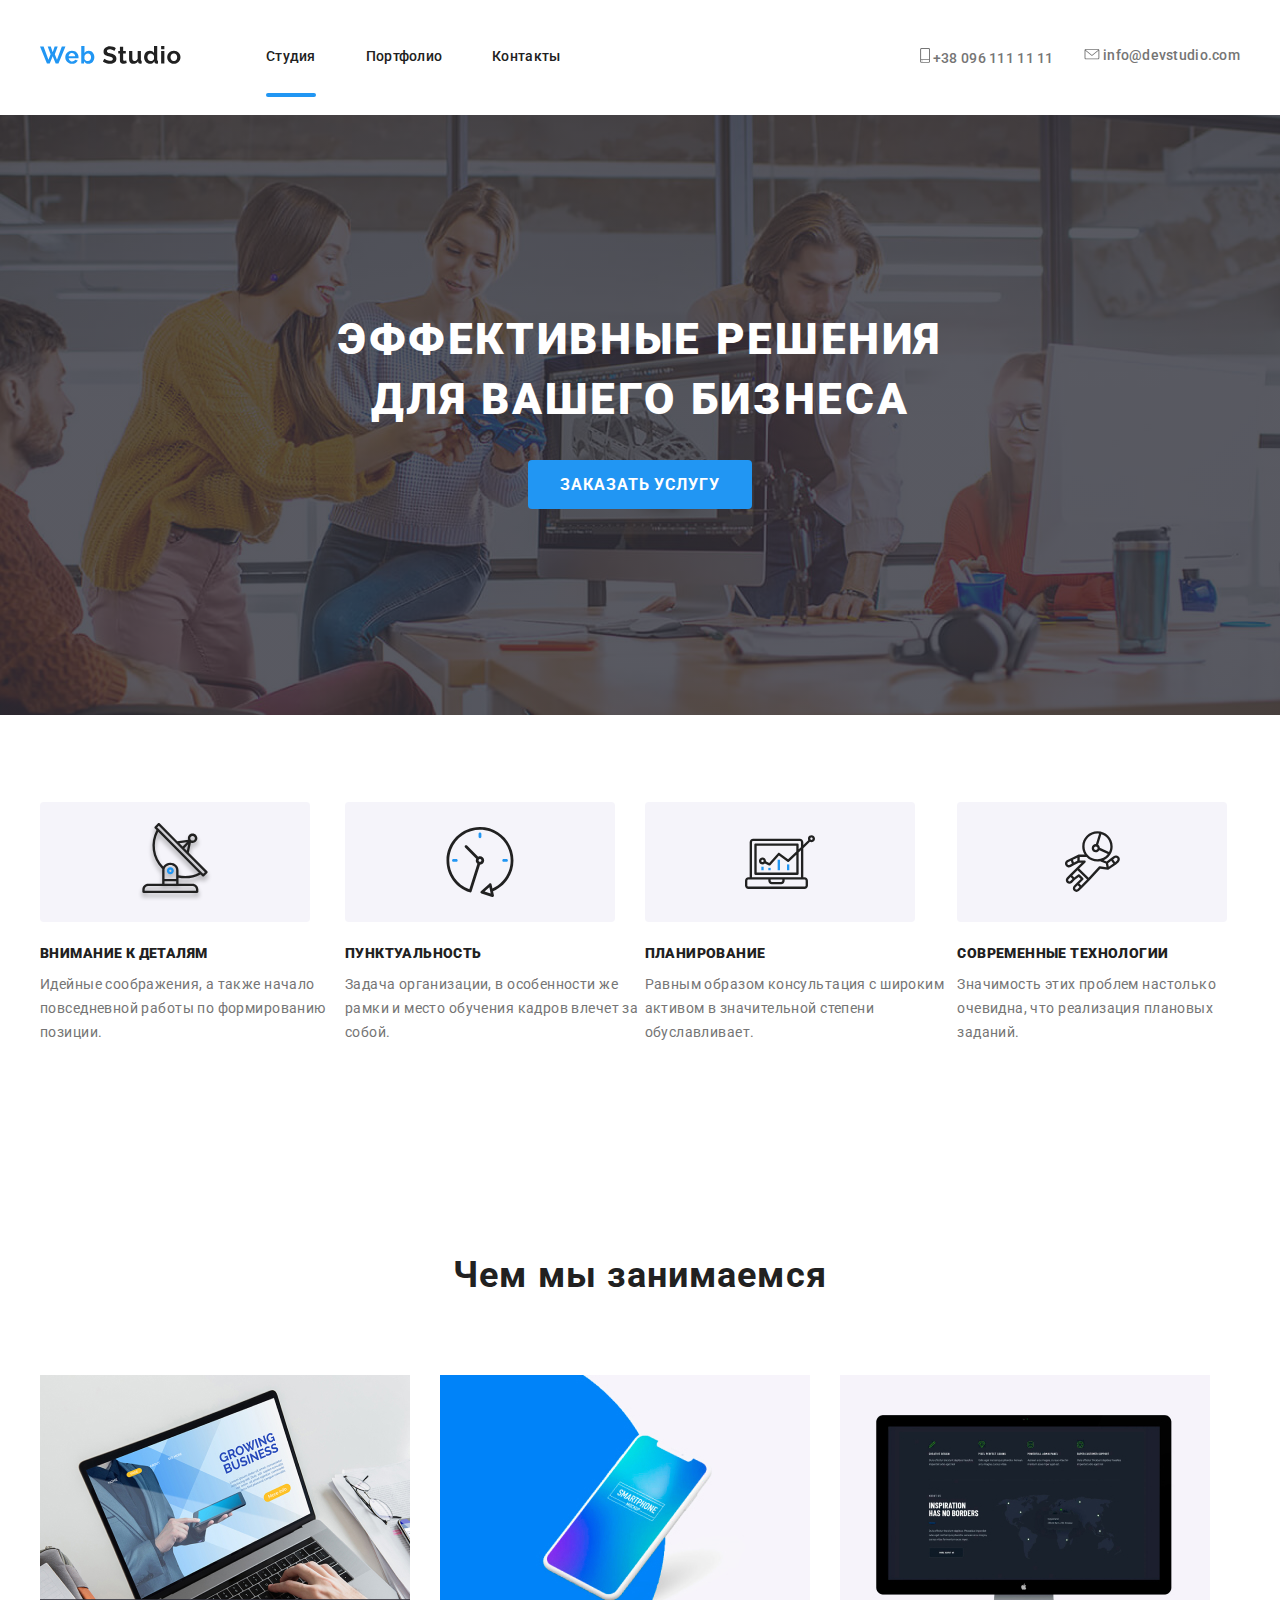
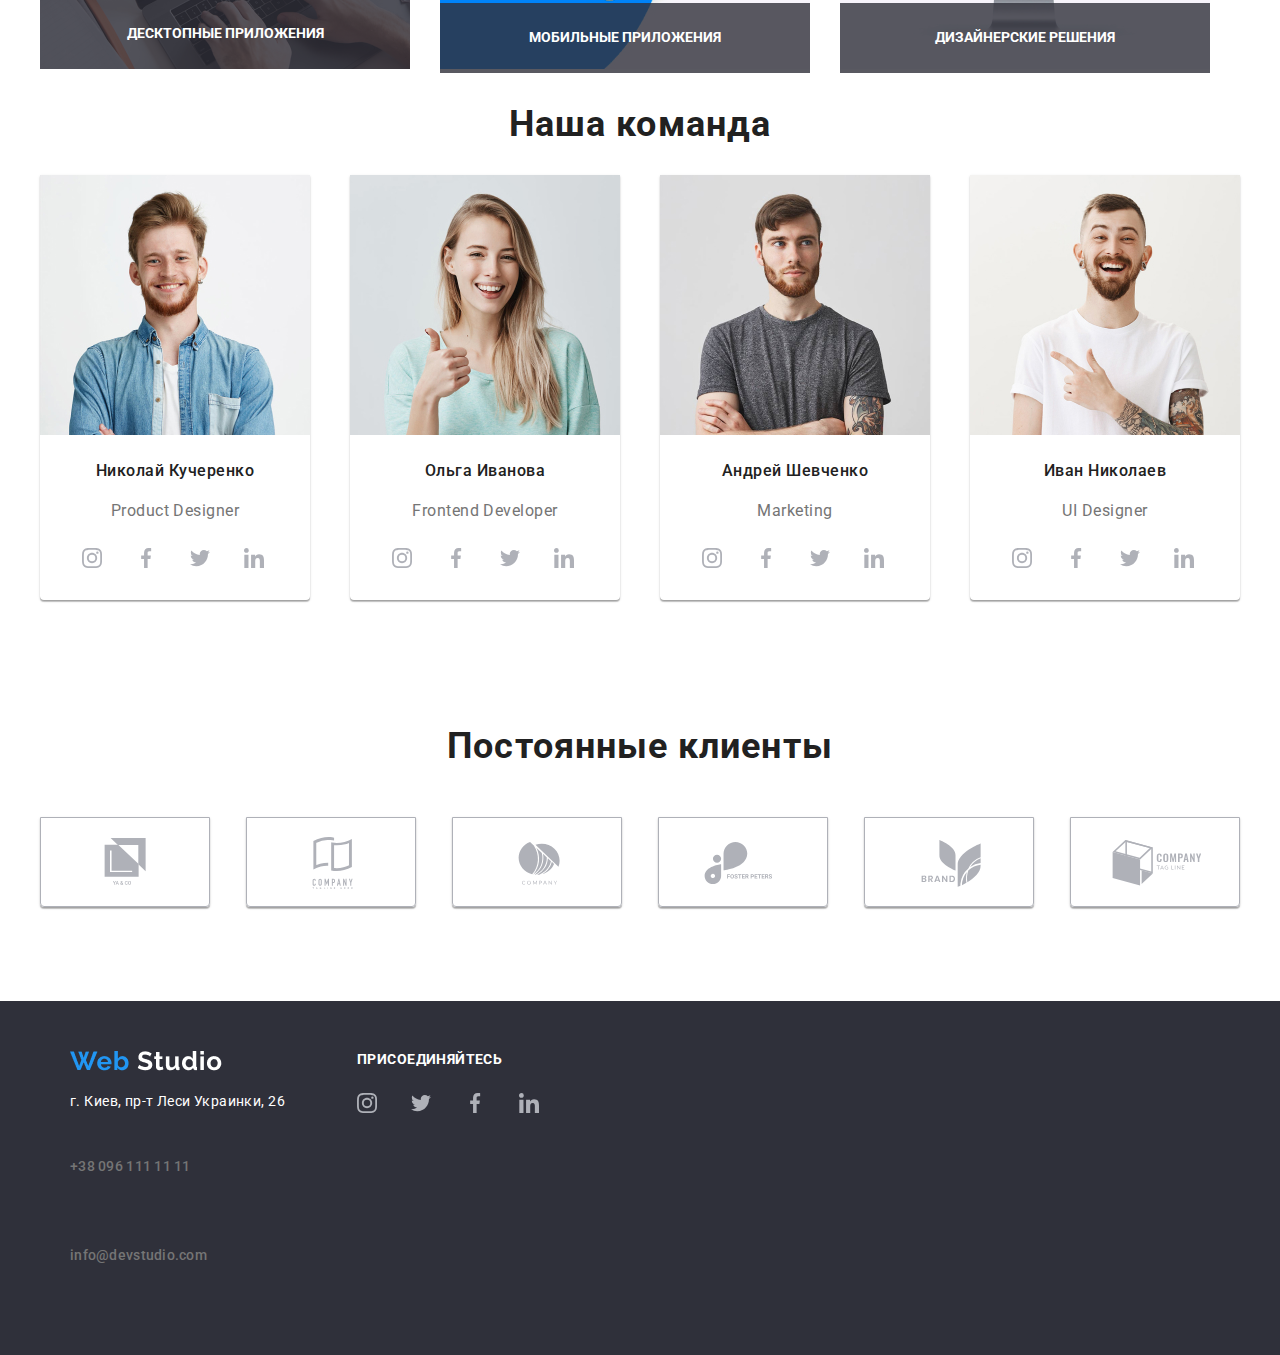
<file: index.html>
<!DOCTYPE html>
<html lang="ru">
  <head>
    <meta charset="UTF-8" />
    <meta name="viewport" content="width=device-width, initial-scale=1.0" />
    <title>Web Studio</title>
    <link
      href="https://fonts.googleapis.com/css2?family=Roboto:ital,wght@0,100;0,300;0,400;0,500;0,700;0,900;1,100;1,300;1,400;1,500;1,700;1,900&display=swap"
      rel="stylesheet"
    />
    <link rel="stylesheet" href="./CSS/normalize.css" />
    <link rel="stylesheet" href="./CSS/styles.css" />
  </head>

  <body>
    <!--Шапка сайта-->
    <header class="page-header">
      <div class="container">
        <nav class="nav-container">
          <a href="index.html" aria-label="лого" class="logo-link">
            <svg width="141" height="28">
              <use href="./images/sprite.svg#icon-logo"></use>
            </svg>
          </a>
          <ul class="site-nav list">
            <li class="nav-link-item list">
              <a class="nav-link link current" href="index.html">
                Студия
              </a>
            </li>
            <li class="nav-link-item list">
              <a class="nav-link" href="portfolio.html">
                Портфолио
              </a>
            </li>
            <li class="nav-link-item list">
              <a class="nav-link" href=" ">
                Контакты
              </a>
            </li>
          </ul>
          <div class="site-nav-div">
            <ul class="site-nav">
              <li class="contact-list-item list">
                <a class="contact-data" href=" ">
                  <svg width="10" height="14.94" class="contact-data-icon">
                    <use href="./images/sprite.svg#icon-smartphone"></use>
                  </svg>
                  +38 096 111 11 11</a
                >
              </li>
              <li class="contact-list-item list">
                <a class="contact-data" href="mailto:info@devstudio.com">
                  <svg width="16" height="11.12" class="contact-data-icon">
                    <use href="./images/sprite.svg#icon-envelope"></use>
                  </svg>
                  info@devstudio.com</a
                >
              </li>
            </ul>
          </div>
        </nav>
      </div>
    </header>
    <!--Герой-->
    <section class="hero-section">
      <div class="container hero-container">
        <h1 class="hero-heading">
          ЭФФЕКТИВНЫЕ РЕШЕНИЯ <br />
          ДЛЯ ВАШЕГО БИЗНЕСА
        </h1>
        <button type="button" class="button">
          <span class="hero-button-text">Заказать услугу</span>
        </button>
      </div>
    </section>
    <!--Почему мы-->
    <section class="about-us-sect">
      <div class="container">
        <h2 hidden>Почему мы</h2>
        <ul class="about-img list">
          <li class="about-image-icon antenna">
            <h3 class="sub-heading"><b>ВНИМАНИЕ К ДЕТАЛЯМ</b></h3>
            <p class="abt-text">
              Идейные соображения, а также начало повседневной работы по
              формированию позиции.
            </p>
          </li>
          <li class="about-image-icon clock">
            <h3 class="sub-heading"><b>ПУНКТУАЛЬНОСТЬ</b></h3>
            <p class="abt-text">
              Задача организации, в особенности же рамки и место обучения кадров
              влечет за собой.
            </p>
          </li>

          <li class="about-image-icon diagram">
            <h3 class="sub-heading"><b>ПЛАНИРОВАНИЕ</b></h3>
            <p class="abt-text">
              Равным образом консультация с широким активом в значительной
              степени обуславливает.
            </p>
          </li>

          <li class="about-image-icon tech">
            <h3 class="sub-heading"><b>СОВРЕМЕННЫЕ ТЕХНОЛОГИИ</b></h3>
            <p class="abt-text">
              Значимость этих проблем настолько очевидна, что реализация
              плановых заданий.
            </p>
          </li>
        </ul>
      </div>
    </section>
    <!--Чем мы занимаемся-->
    <section class="activity-sec no.padding">
      <div class="container">
        <h2 class="activity-header">Чем мы занимаемся</h2>
        <ul class="activity-list list">
          <li class="activity-list-item">
            <div class="activity-wrapper">
              <img
                class="activity-list-item-image"
                src="images/ourbusiness/desktop.jpg"
                alt="ноутбук"
                width="370"
                height="294"
              />
              <h3 class="activity-subh-r">Десктопные приложения</h3>
            </div>
          </li>

          <li class="activity-list-item">
            <div class="activity-wrapper">
              <img
                src="images/ourbusiness/mobile.jpg"
                alt="Телефон"
                width="370"
                height="294"
              />
              <h3 class="activity-subh-r">Мобильные приложения</h3>
            </div>
          </li>
          <li class="activity-list-item">
            <div class="activity-wrapper">
              <img
                src="images/ourbusiness/design.jpg"
                alt="компьютер"
                width="370"
                height="294"
              />
              <h3 class="activity-subh-r">Дизайнерские решения</h3>
            </div>
          </li>
        </ul>
      </div>
    </section>
    <!--Наша команда-->
    <section class="team-section">
      <div class="container">
        <h2 class="team-section-name">Наша команда</h2>
        <ul class="team-list list">
          <li class="team-list-item first-empl">
            <img
              src="./images/team/Николай.jpg"
              alt="Николай"
              width="270"
              height="260"
            />
            <h4 class="team-subheader">Николай Кучеренко</h4>
            <p class="profession" lang="en">Product Designer</p>
            <ul class="social-link-list list">
              <li class="social-link">
                <a
                  href=" "
                  aria-label="Instagram"
                  class="social-list_link-item"
                >
                  <svg width="20" height="20">
                    <use href="./images/sprite.svg#icon-instagram"></use>
                  </svg>
                </a>
              </li>
              <li class="social-link">
                <a href=" " aria-label="Facebook" class="social-list_link-item">
                  <svg width="20" height="20">
                    <use href="./images/sprite.svg#icon-facebook"></use>
                  </svg>
                </a>
              </li>
              <li class="social-link">
                <a href=" " aria-label="Twitter" class="social-list_link-item">
                  <svg width="20" height="20">
                    <use href="./images/sprite.svg#icon-twitter"></use>
                  </svg>
                </a>
              </li>
              <li class="social-link">
                <a href=" " aria-label="Linkedin" class="social-list_link-item"
                  ><svg width="20" height="20">
                    <use href="./images/sprite.svg#icon-linkedin"></use>
                  </svg>
                </a>
              </li>
            </ul>
          </li>

          <li class="team-list-item">
            <img
              src="./images/team/Ольга.jpg"
              alt="Ольга"
              width="270"
              height="260"
            />
            <h4 class="team-subheader">Ольга Иванова</h4>
            <p class="profession" lang="en">Frontend Developer</p>
            <ul class="social-link-list list">
              <li class="social-link">
                <a
                  href=" "
                  aria-label="Instagram"
                  class="social-list_link-item"
                >
                  <svg width="20" height="20">
                    <use href="./images/sprite.svg#icon-instagram"></use>
                  </svg>
                </a>
              </li>
              <li class="social-link">
                <a href=" " aria-label="Facebook" class="social-list_link-item">
                  <svg width="20" height="20">
                    <use href="./images/sprite.svg#icon-facebook"></use>
                  </svg>
                </a>
              </li>
              <li class="social-link">
                <a href=" " aria-label="Twitter" class="social-list_link-item">
                  <svg width="20" height="20">
                    <use href="./images/sprite.svg#icon-twitter"></use>
                  </svg>
                </a>
              </li>
              <li class="social-link">
                <a href=" " aria-label="Linkedin" class="social-list_link-item">
                  <svg width="20" height="20">
                    <use href="./images/sprite.svg#icon-linkedin"></use>
                  </svg>
                </a>
              </li>
            </ul>
          </li>
          <li class="team-list-item">
            <img
              src="./images/team/Андрей.jpg"
              alt="Андрей"
              width="270"
              height="260"
            />
            <h4 class="team-subheader">Андрей Шевченко</h4>
            <p class="profession" lang="en">Marketing</p>
            <ul class="social-link-list list">
              <li class="social-link">
                <a
                  href=" "
                  aria-label="Instagram"
                  class="social-list_link-item"
                >
                  <svg width="20" height="20">
                    <use href="./images/sprite.svg#icon-instagram"></use>
                  </svg>
                </a>
              </li>
              <li class="social-link">
                <a href=" " aria-label="Facebook" class="social-list_link-item">
                  <svg width="20" height="20">
                    <use href="./images/sprite.svg#icon-facebook"></use>
                  </svg>
                </a>
              </li>
              <li class="social-link">
                <a href=" " aria-label="Twitter" class="social-list_link-item">
                  <svg width="20" height="20">
                    <use href="./images/sprite.svg#icon-twitter"></use>
                  </svg>
                </a>
              </li>
              <li class="social-link">
                <a href=" " aria-label="Linkedin" class="social-list_link-item">
                  <svg width="20" height="20">
                    <use href="./images/sprite.svg#icon-linkedin"></use>
                  </svg>
                </a>
              </li>
            </ul>
          </li>

          <li class="team-list-item">
            <img
              src="./images/team/Иван.jpg"
              alt="Иван"
              width="270"
              height="260"
            />
            <h4 class="team-subheader">Иван Николаев</h4>
            <p class="profession" lang="en">UI Designer</p>
            <ul class="social-link-list list">
              <li class="social-link">
                <a
                  href=" "
                  aria-label="Instagram"
                  class="social-list_link-item"
                >
                  <svg width="20" height="20">
                    <use href="./images/sprite.svg#icon-instagram"></use>
                  </svg>
                </a>
              </li>
              <li class="social-link">
                <a href=" " aria-label="Facebook" class="social-list_link-item">
                  <svg width="20" height="20">
                    <use href="./images/sprite.svg#icon-facebook"></use>
                  </svg>
                </a>
              </li>
              <li class="social-link">
                <a href=" " aria-label="Twitter" class="social-list_link-item">
                  <svg width="20" height="20">
                    <use href="./images/sprite.svg#icon-twitter"></use>
                  </svg>
                </a>
              </li>
              <li class="social-link">
                <a href=" " aria-label="Linkedin" class="social-list_link-item">
                  <svg width="20" height="20">
                    <use href="./images/sprite.svg#icon-linkedin"></use>
                  </svg>
                </a>
              </li>
            </ul>
          </li>
        </ul>
      </div>
    </section>
    <!--Постоянные клиенты-->
    <section class="clients-section">
      <div class="container">
        <h2 class="clients-header">Постоянные клиенты</h2>
        <ul class="clients-list list">
          <li class="client-icon border customers-list-item-link">
            <a href="" aria-label="Клиент1">
              <svg width="170" height="90" class="client-icon-svg">
                <use href="./images/sprite.svg#icon-Client1"></use>
              </svg>
            </a>
          </li>
          <li class="client-icon border customers-list-item-link">
            <a class="clients-icon-link" href="" aria-label="Клиент2">
              <svg width="170" height="90" class="client-icon-svg">
                <use href="./images/sprite.svg#icon-Client2"></use>
              </svg>
            </a>
          </li>
          <li class="client-icon border customers-list-item-link">
            <a href="" aria-label="Клиент1">
              <svg width="170" height="90" class="client-icon-svg">
                <use href="./images/sprite.svg#icon-Client3"></use></svg
            ></a>
          </li>
          <li class="client-icon border customers-list-item-link">
            <a href="" aria-label="Клиент4">
              <svg width="170" height="90" class="client-icon-svg">
                <use href="./images/sprite.svg#icon-Client4"></use></svg
            ></a>
          </li>
          <li class="client-icon border customers-list-item-link">
            <a href="" aria-label="Клиент5">
              <svg width="170" height="90" class="client-icon-svg">
                <use href="./images/sprite.svg#icon-Client5"></use></svg
            ></a>
          </li>
          <li class="client-icon border customers-list-item-link">
            <a href="" aria-label="Клиент6">
              <svg width="170" height="90" class="client-icon-svg">
                <use href="./images/sprite.svg#icon-Client6"></use></svg
            ></a>
          </li>
        </ul>
      </div>
    </section>
    <!--Контакты-->
    <footer class="contacts-sec">
      <div class="container">
        <div class="contacts">
          <h2 hidden>Контакты</h2>
          <div class="contacts-div1">
            <a href="index.html" aria-label="лого" class="footer-logo">
              <img src="./images/header/WebStudio.png" alt="webstudio" />
            </a>

            <div class="address-div">
              <address>
                <a
                  class="address-item-link"
                  href="https://goo.gl/maps/PfShquKMq7pHnLQV8"
                >
                  <p class="address-item">г. Киев, пр-т Леси Украинки, 26</p>
                </a>
              </address>
              <ul class="list">
                <li class="contact-list-item">
                  <a class="contact-data" href="tel: ">+38 096 111 11 11</a>
                </li>
                <li class="contact-list-item">
                  <a class="contact-data" href="mailto:info@devstudio.com">
                    info@devstudio.com</a
                  >
                </li>
              </ul>
            </div>
          </div>
          <div class="join-us-div">
            <p class="join-text">Присоединяйтесь</p>
            <ul class="joinus list">
              <li class="social-link">
                <a
                  href=""
                  aria-label="иконка_инстаграм"
                  class="social-list_link-item"
                >
                  <svg width="20" height="20">
                    <use href="./images/sprite.svg#icon-instagram"></use>
                  </svg>
                </a>
              </li>
              <li class="social-link">
                <a
                  href=""
                  aria-label="иконка_твиттер"
                  class="social-list_link-item"
                >
                  <svg width="20" height="20">
                    <use href="./images/sprite.svg#icon-twitter"></use></svg
                ></a>
              </li>
              <li class="social-link">
                <a
                  href=""
                  aria-label="иконка_фейсбук"
                  class="social-list_link-item"
                >
                  <svg width="20" height="20">
                    <use href="./images/sprite.svg#icon-facebook"></use></svg
                ></a>
              </li>
              <li class="social-link">
                <a
                  href=""
                  aria-label="иконка_линкедин"
                  class="social-list_link-item"
                  ><svg width="20" height="20">
                    <use href="./images/sprite.svg#icon-linkedin"></use>
                  </svg>
                </a>
              </li>
            </ul>
          </div>
        </div>
      </div>
    </footer>
  </body>
</html>
</file>
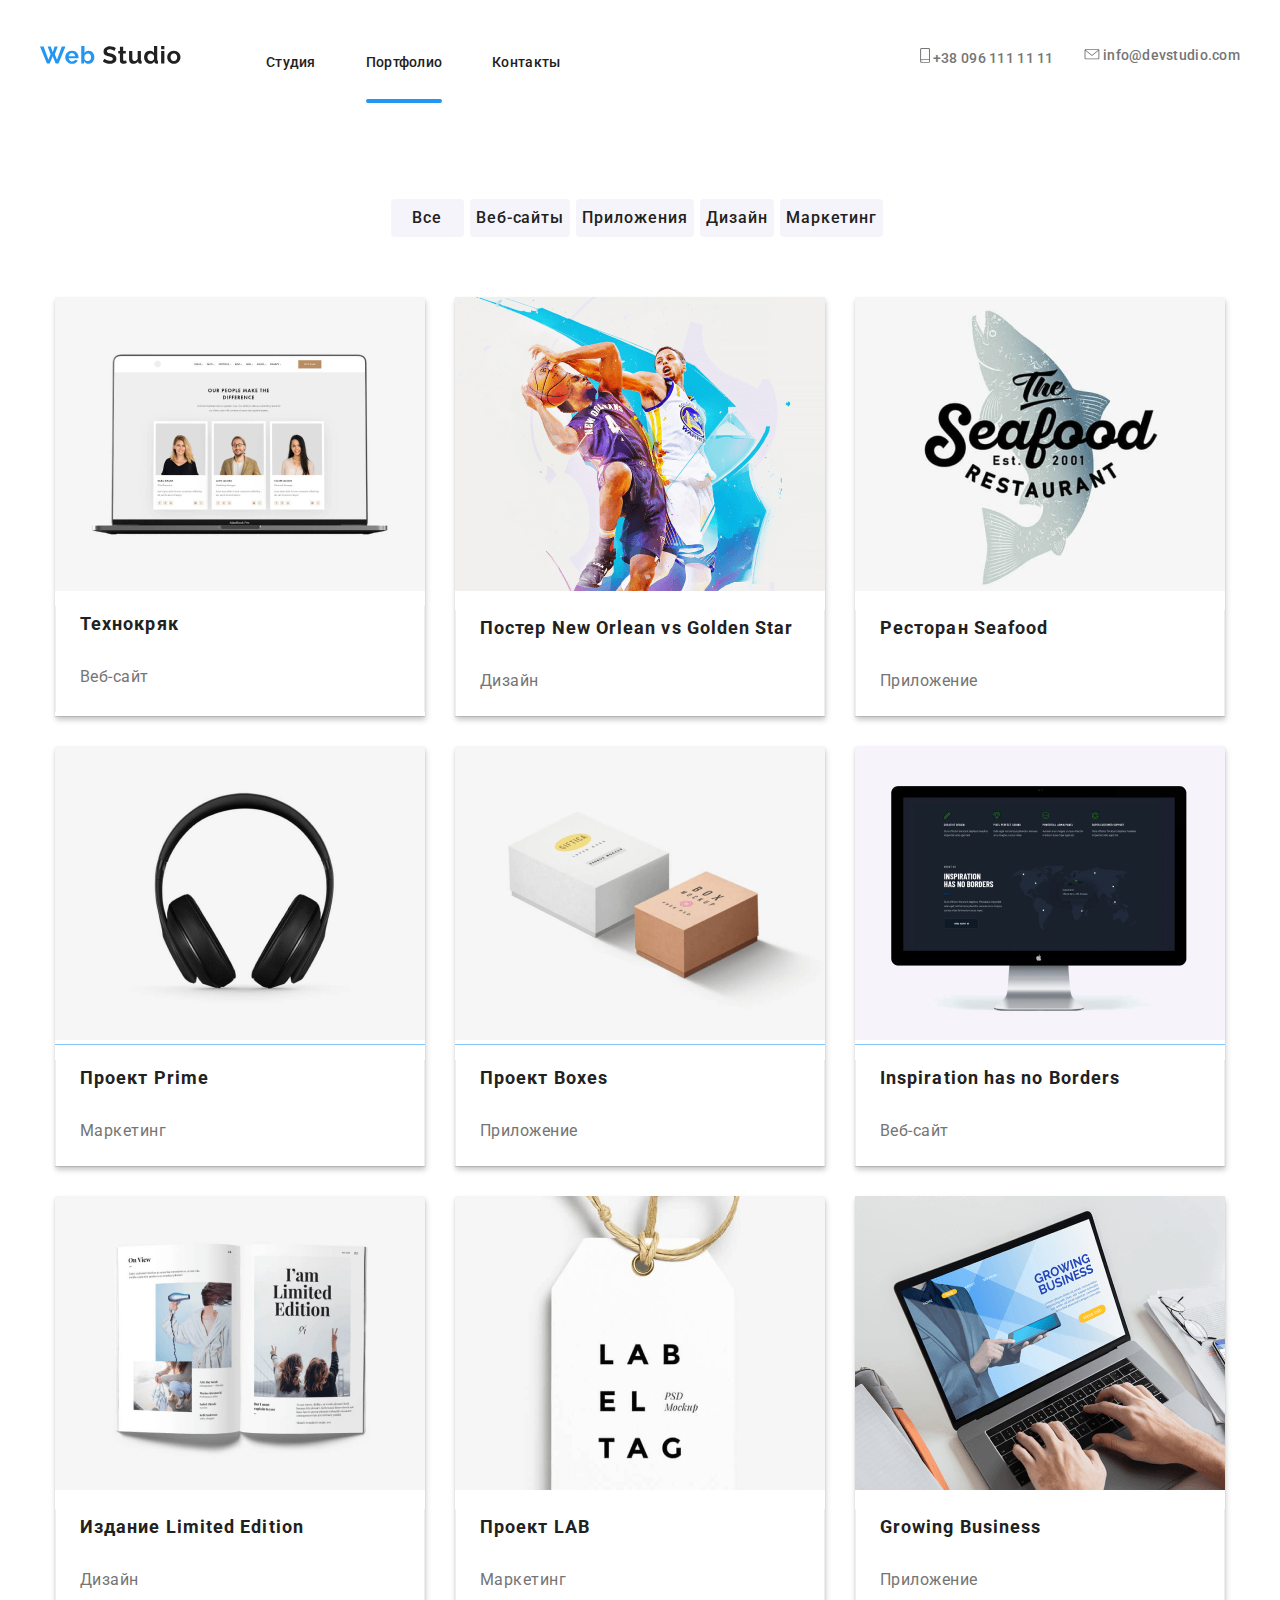
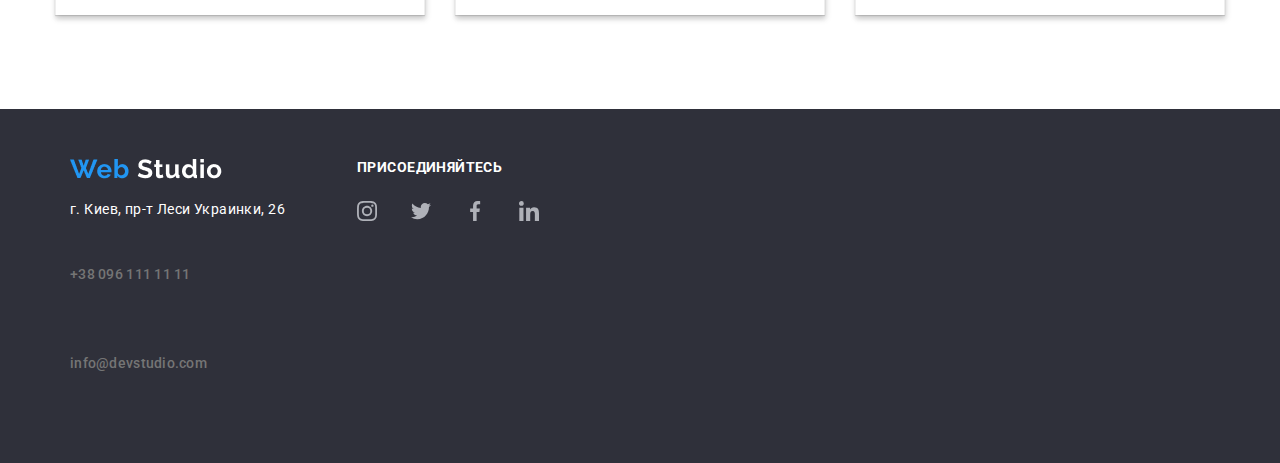
<file: portfolio.html>
<!DOCTYPE html>
<html lang="ru">
  <head>
    <meta charset="UTF-8" />
    <meta name="viewport" content="width=device-width, initial-scale=1.0" />
    <title>Портфолио</title>
    <link rel="stylesheet" href="./CSS/styles.css" />
    <link rel="stylesheet" href="./CSS/normalize.css" />
    <link
      href="https://fonts.googleapis.com/css2?family=Roboto:ital,wght@0,100;0,300;0,400;0,500;0,700;0,900;1,100;1,300;1,400;1,500;1,700;1,900&display=swap"
      rel="stylesheet"
    />
  </head>

  <body>
    <!--Шапка сайта-->
    <header class="page-header">
      <div class="container">
        <nav class="nav-container">
          <a href="index.html" aria-label="лого" class="logo-link">
            <svg width="141" height="28">
              <use href="./images/sprite.svg#icon-logo"></use>
            </svg>
          </a>
          <ul class="site-nav list">
            <li class="nav-link-item list">
              <a class="nav-link" href="index.html">
                <p class="nav-link-text">Студия</p>
              </a>
            </li>
            <li class="nav-link-item list">
              <a class="nav-link link current" href="portfolio.html">
                <p class="nav-link-text link current">Портфолио</p>
              </a>
            </li>
            <li class="nav-link-item list">
              <a class="nav-link" href=" ">
                <p class="nav-link-text">Контакты</p>
              </a>
            </li>
          </ul>
          <div class="site-nav-div">
            <ul class="site-nav">
              <li class="contact-list-item list">
                <a class="contact-data" href="tel: ">
                  <svg width="10" height="14.94" class="contact-data-icon">
                    <use href="./images/sprite.svg#icon-smartphone"></use>
                  </svg>
                  +38 096 111 11 11</a
                >
              </li>
              <li class="contact-list-item list">
                <a class="contact-data" href="mailto:info@devstudio.com">
                  <svg width="16" height="11.12" class="contact-data-icon">
                    <use href="./images/sprite.svg#icon-envelope"></use>
                  </svg>
                  info@devstudio.com</a
                >
              </li>
            </ul>
          </div>
        </nav>
      </div>
    </header>

    <!--Products-navigation-->
    <section class="products-nav-section">
      <div class="container">
        <h1 hidden>Проекты</h1>
        <ul class="products-list list">
          <li class="products-button">
            <button type="button" class="pro-button">Все</button>
          </li>
          <li class="products-button">
            <button type="button" class="pro-button">Веб-сайты</button>
          </li>
          <li class="products-button">
            <button type="button" class="pro-button">Приложения</button>
          </li>
          <li class="products-button">
            <button type="button" class="pro-button">Дизайн</button>
          </li>
          <li class="products-button">
            <button type="button" class="pro-button">Маркетинг</button>
          </li>
        </ul>
      </div>
    </section>

    <!--Products-->
    <section class="products-list-section">
      <div class="container">
        <ul class="products-list-main list">
          <li class="product-item">
            <a class="product-link" href=" " aria-label="Проект-1">
              <div class="product-image-wrapper">
                <p class="product-text">
                  Технокряк это современная площадка распространения
                  коронавируса. Компании используют эту платформу для цифрового
                  шпионажа и атак на защищённые сервера конкурентов.
                </p>

                <img
                  src="./images/projects/project1.png"
                  alt="проект1"
                  class="product-list-image"
                />
              </div>
              <div class="product-link-headers">
                <h2 class="product-header">Технокряк</h2>
                <p class="product-subheader">Веб-сайт</p>
              </div>
            </a>
          </li>
          <li class="product-item">
            <a class="product-link" href=" " aria-label="Проект-2">
              <div class="product-image-wrapper">
                <p class="product-text">
                  Технокряк это современная площадка распространения
                  коронавируса. Компании используют эту платформу для цифрового
                  шпионажа и атак на защищённые сервера конкурентов.
                </p>
                <img src="./images/projects/project2.png" alt="проект-2" />
              </div>
              <div class="product-link-headers">
                <h2 class="product-header">
                  Постер <span lang="en"> New Orlean vs Golden Star</span>
                </h2>
                <p class="product-subheader">Дизайн</p>
              </div>
            </a>
          </li>
          <li class="product-item">
            <a class="product-link" href=" " aria-label="Проект-3">
              <div class="product-image-wrapper">
                <p class="product-text">
                  Технокряк это современная площадка распространения
                  коронавируса. Компании используют эту платформу для цифрового
                  шпионажа и атак на защищённые сервера конкурентов.
                </p>
                <img src="./images/projects/project3.png" alt="проект3" />
              </div>
              <div class="product-link-headers">
                <h2 class="product-header">
                  Ресторан <span lang="en">Seafood</span>
                </h2>
                <p class="product-subheader">Приложение</p>
              </div>
            </a>
          </li>
          <li class="product-item">
            <a class="product-link" href=" " aria-label="Проект-4">
              <div class="product-image-wrapper">
                <p class="product-text">
                  Технокряк это современная площадка распространения
                  коронавируса. Компании используют эту платформу для цифрового
                  шпионажа и атак на защищённые сервера конкурентов.
                </p>
                <img src="./images/projects/project4.png" alt="проект4" />
              </div>
              <div class="product-link-headers">
                <h2 class="product-header">
                  Проект <span lang="en">Prime</span>
                </h2>
                <p class="product-subheader">Маркетинг</p>
              </div>
            </a>
          </li>
          <li class="product-item">
            <a class="product-link" href=" " aria-label="Проект-5">
              <div class="product-image-wrapper">
                <p class="product-text">
                  Технокряк это современная площадка распространения
                  коронавируса. Компании используют эту платформу для цифрового
                  шпионажа и атак на защищённые сервера конкурентов.
                </p>
                <img src="./images/projects/project5.png" alt="проект5" />
              </div>
              <div class="product-link-headers">
                <h2 class="product-header">
                  Проект <span lang="en">Boxes</span>
                </h2>
                <p class="product-subheader">Приложение</p>
              </div>
            </a>
          </li>
          <li class="product-item">
            <a class="product-link" href=" " aria-label="Проект-6">
              <div class="product-image-wrapper">
                <p class="product-text">
                  Технокряк это современная площадка распространения
                  коронавируса. Компании используют эту платформу для цифрового
                  шпионажа и атак на защищённые сервера конкурентов.
                </p>
                <img src="./images/projects/project6.png" alt="проект6" />
              </div>
              <div class="product-link-headers">
                <h2 class="product-header">
                  <span lang="en">Inspiration has no Borders</span>
                </h2>
                <p class="product-subheader">Веб-сайт</p>
              </div>
            </a>
          </li>
          <li class="product-item">
            <a class="product-link" href=" " aria-label="Проект-7">
              <div class="product-image-wrapper">
                <p class="product-text">
                  Технокряк это современная площадка распространения
                  коронавируса. Компании используют эту платформу для цифрового
                  шпионажа и атак на защищённые сервера конкурентов.
                </p>
                <img src="./images/projects/project7.png" alt="проект7" />
              </div>
              <div class="product-link-headers">
                <h2 class="product-header">
                  Издание <span lang="en">Limited Edition</span>
                </h2>
                <p class="product-subheader">Дизайн</p>
              </div>
            </a>
          </li>

          <li class="product-item">
            <a class="product-link" href=" " aria-label="Проект-8">
              <div class="product-image-wrapper">
                <p class="product-text">
                  Технокряк это современная площадка распространения
                  коронавируса. Компании используют эту платформу для цифрового
                  шпионажа и атак на защищённые сервера конкурентов.
                </p>
                <img src="./images/projects/project8.png" alt="проект8" />
              </div>
              <div class="product-link-headers">
                <h2 class="product-header">
                  Проект <span lang="en">LAB</span>
                </h2>
                <p class="product-subheader">Маркетинг</p>
              </div>
            </a>
          </li>

          <li class="product-item">
            <a class="product-link" href=" " aria-label="Проект-9">
              <div class="product-image-wrapper">
                <p class="product-text">
                  Технокряк это современная площадка распространения
                  коронавируса. Компании используют эту платформу для цифрового
                  шпионажа и атак на защищённые сервера конкурентов.
                </p>
                <img src="./images/projects/project9.png" alt="проект9" />
              </div>
              <div class="product-link-headers">
                <h2 class="product-header">
                  <span lang="en">Growing Business</span>
                </h2>
                <p class="product-subheader">Приложение</p>
              </div>
            </a>
          </li>
        </ul>
      </div>
    </section>

    <!--Контакты-->
    <footer class="contacts-sec">
      <div class="container">
        <div class="contacts">
          <h2 hidden>Контакты</h2>
          <div class="contacts-div1">
            <a href="index.html" aria-label="лого" class="footer-logo">
              <img src="./images/header/WebStudio.png" alt="webstudio" />
            </a>

            <div class="address-div">
              <address>
                <a
                  class="address-item-link"
                  href="https://goo.gl/maps/PfShquKMq7pHnLQV8"
                >
                  <p class="address-item">г. Киев, пр-т Леси Украинки, 26</p>
                </a>
              </address>
              <ul class="list">
                <li class="contact-list-item">
                  <a class="contact-data" href="tel: ">+38 096 111 11 11</a>
                </li>
                <li class="contact-list-item">
                  <a class="contact-data" href="mailto:info@devstudio.com">
                    info@devstudio.com</a
                  >
                </li>
              </ul>
            </div>
          </div>
          <div class="join-us-div">
            <p class="join-text">Присоединяйтесь</p>
            <ul class="joinus list">
              <li class="social-link">
                <a
                  href=""
                  aria-label="иконка_инстаграм"
                  class="social-list_link-item"
                >
                  <svg width="20" height="20">
                    <use href="./images/sprite.svg#icon-instagram"></use>
                  </svg>
                </a>
              </li>
              <li class="social-link">
                <a
                  href=""
                  aria-label="иконка_твиттер"
                  class="social-list_link-item"
                >
                  <svg width="20" height="20">
                    <use href="./images/sprite.svg#icon-twitter"></use></svg
                ></a>
              </li>
              <li class="social-link">
                <a
                  href=""
                  aria-label="иконка_фейсбук"
                  class="social-list_link-item"
                >
                  <svg width="20" height="20">
                    <use href="./images/sprite.svg#icon-facebook"></use></svg
                ></a>
              </li>
              <li class="social-link">
                <a
                  href=""
                  aria-label="иконка_линкедин"
                  class="social-list_link-item"
                  ><svg width="20" height="20">
                    <use href="./images/sprite.svg#icon-linkedin"></use>
                  </svg>
                </a>
              </li>
            </ul>
          </div>
        </div>
      </div>
    </footer>
  </body>
</html>
</file>
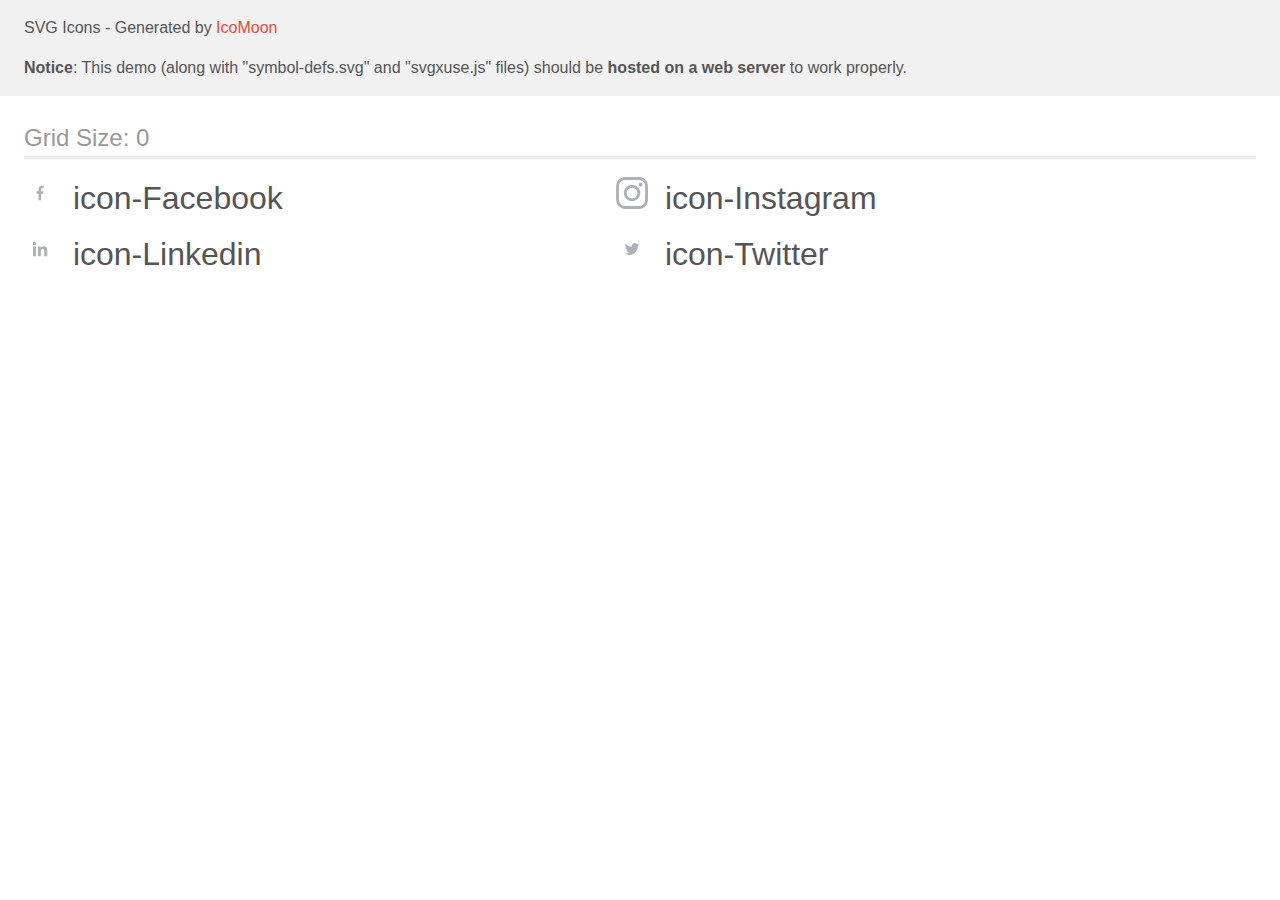
<file: icomoon/demo-external-svg.html>
<!doctype html>
<html>
<head>
    <title>IcoMoon - SVG Icons</title>
    <meta charset="utf-8">
    <meta name="viewport" content="width=device-width, initial-scale=1">
    <link rel="stylesheet" href="demo-files/demo.css">
    <link rel="stylesheet" href="style.css">
</head>
<body>
<header class="bgc1 clearfix">
<div class="mhl">
    <p>SVG Icons - Generated by <a href="https://icomoon.io/app">IcoMoon</a></p><p><strong>Notice</strong>: This demo (along with "symbol-defs.svg" and "svgxuse.js" files) should be <b>hosted on a web server</b> to work properly.</p>
</div>
</header>
    <div class="clearfix mhl ptl">
        <h1 class="mvm mtn fgc1">Grid Size: 0</h1>
        <div class="glyph fs1">
            <div class="clearfix pbs">
                <svg class="icon icon-Facebook"><use xlink:href="symbol-defs.svg#icon-Facebook"></use></svg><span class="name"> icon-Facebook</span>
            </div>
        </div>
        <div class="glyph fs1">
            <div class="clearfix pbs">
                <svg class="icon icon-Instagram"><use xlink:href="symbol-defs.svg#icon-Instagram"></use></svg><span class="name"> icon-Instagram</span>
            </div>
        </div>
        <div class="glyph fs1">
            <div class="clearfix pbs">
                <svg class="icon icon-Linkedin"><use xlink:href="symbol-defs.svg#icon-Linkedin"></use></svg><span class="name"> icon-Linkedin</span>
            </div>
        </div>
        <div class="glyph fs1">
            <div class="clearfix pbs">
                <svg class="icon icon-Twitter"><use xlink:href="symbol-defs.svg#icon-Twitter"></use></svg><span class="name"> icon-Twitter</span>
            </div>
        </div>
  </div>
<script defer src="svgxuse.js"></script>
</body>
</html>
</file>
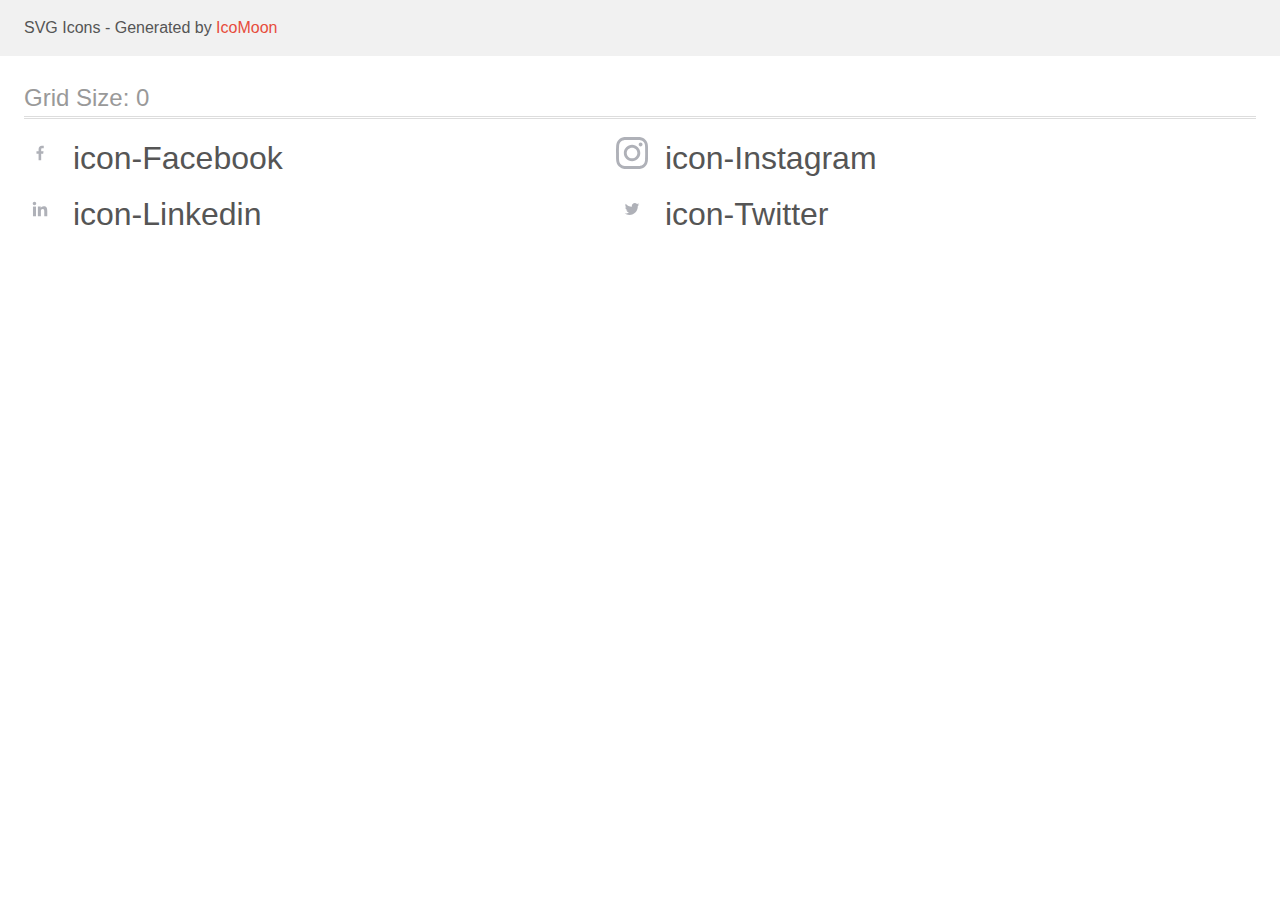
<file: icomoon/demo.html>
<!doctype html>
<html>
<head>
    <title>IcoMoon - SVG Icons</title>
    <meta charset="utf-8">
    <meta name="viewport" content="width=device-width, initial-scale=1">
    <link rel="stylesheet" href="demo-files/demo.css">
    <link rel="stylesheet" href="style.css">
</head>
<body>
<svg aria-hidden="true" style="position: absolute; width: 0; height: 0; overflow: hidden;" version="1.1" xmlns="http://www.w3.org/2000/svg" xmlns:xlink="http://www.w3.org/1999/xlink">
<defs>
<symbol id="icon-Facebook" viewBox="0 0 32 32">
<path fill="#fff" style="fill: var(--color1, #fff)" d="M32 16c0 4.418-1.791 8.418-4.686 11.314s-6.895 4.686-11.314 4.686-8.418-1.791-11.314-4.686c-2.895-2.895-4.686-6.895-4.686-11.314s1.791-8.418 4.686-11.314 6.895-4.686 11.314-4.686c4.418 0 8.418 1.791 11.314 4.686s4.686 6.895 4.686 11.314z"></path>
<path fill="#afb1b8" style="fill: var(--color2, #afb1b8)" d="M18.422 11.142h1.328v-2.313c-0.229-0.031-1.017-0.102-1.935-0.102-1.915 0-3.226 1.204-3.226 3.418v2.037h-2.113v2.585h2.113v6.505h2.59v-6.505h2.027l0.322-2.585h-2.35v-1.781c0.001-0.747 0.202-1.259 1.243-1.259z"></path>
</symbol>
<symbol id="icon-Instagram" viewBox="0 0 32 32">
<path fill="#afb1b8" style="fill: var(--color2, #afb1b8)" d="M31.969 9.408c-0.075-1.7-0.35-2.869-0.744-3.882-0.406-1.075-1.032-2.038-1.851-2.838-0.8-0.813-1.769-1.444-2.832-1.844-1.019-0.394-2.182-0.669-3.882-0.744-1.713-0.081-2.257-0.1-6.601-0.1s-4.888 0.019-6.595 0.094c-1.7 0.075-2.869 0.35-3.882 0.744-1.075 0.406-2.038 1.031-2.838 1.85-0.813 0.8-1.444 1.769-1.844 2.832-0.394 1.019-0.669 2.182-0.744 3.882-0.081 1.713-0.1 2.257-0.1 6.601s0.019 4.888 0.094 6.595c0.075 1.7 0.35 2.869 0.744 3.882 0.406 1.075 1.038 2.038 1.85 2.838 0.8 0.813 1.769 1.444 2.832 1.844 1.019 0.394 2.182 0.669 3.882 0.744 1.706 0.075 2.25 0.094 6.595 0.094s4.888-0.019 6.595-0.094c1.7-0.075 2.869-0.35 3.882-0.744 2.151-0.832 3.851-2.532 4.682-4.682 0.394-1.019 0.669-2.182 0.744-3.882 0.075-1.707 0.094-2.251 0.094-6.595s-0.006-4.888-0.081-6.595zM29.087 22.473c-0.069 1.563-0.331 2.407-0.55 2.969-0.538 1.394-1.644 2.5-3.038 3.038-0.563 0.219-1.413 0.481-2.969 0.55-1.688 0.075-2.194 0.094-6.464 0.094s-4.782-0.019-6.464-0.094c-1.563-0.069-2.407-0.331-2.969-0.55-0.694-0.256-1.325-0.663-1.838-1.194-0.531-0.519-0.938-1.144-1.194-1.838-0.219-0.563-0.481-1.413-0.55-2.969-0.075-1.688-0.094-2.194-0.094-6.464s0.019-4.782 0.094-6.464c0.069-1.563 0.331-2.407 0.55-2.969 0.256-0.694 0.663-1.325 1.2-1.838 0.519-0.531 1.144-0.938 1.838-1.194 0.563-0.219 1.413-0.481 2.969-0.55 1.688-0.075 2.194-0.094 6.464-0.094 4.276 0 4.782 0.019 6.464 0.094 1.563 0.069 2.407 0.331 2.969 0.55 0.694 0.256 1.325 0.662 1.838 1.194 0.531 0.519 0.938 1.144 1.194 1.838 0.219 0.563 0.481 1.413 0.55 2.969 0.075 1.688 0.094 2.194 0.094 6.464s-0.019 4.77-0.094 6.458z"></path>
<path fill="#afb1b8" style="fill: var(--color2, #afb1b8)" d="M16.059 7.783c-4.538 0-8.22 3.682-8.22 8.22s3.682 8.22 8.22 8.22c4.539 0 8.22-3.682 8.22-8.22s-3.682-8.22-8.22-8.22zM16.059 21.335c-2.944 0-5.332-2.388-5.332-5.332s2.388-5.332 5.332-5.332c2.944 0 5.332 2.388 5.332 5.332s-2.388 5.332-5.332 5.332z"></path>
<path fill="#afb1b8" style="fill: var(--color2, #afb1b8)" d="M26.524 7.458c0 1.060-0.859 1.919-1.919 1.919s-1.919-0.859-1.919-1.919c0-1.060 0.859-1.919 1.919-1.919s1.919 0.859 1.919 1.919z"></path>
</symbol>
<symbol id="icon-Linkedin" viewBox="0 0 32 32">
<path fill="#fff" style="fill: var(--color1, #fff)" d="M32 16c0 4.418-1.791 8.418-4.686 11.314s-6.895 4.686-11.314 4.686-8.418-1.791-11.314-4.686c-2.895-2.895-4.686-6.895-4.686-11.314s1.791-8.418 4.686-11.314 6.895-4.686 11.314-4.686c4.418 0 8.418 1.791 11.314 4.686s4.686 6.895 4.686 11.314z"></path>
<path fill="#afb1b8" style="fill: var(--color2, #afb1b8)" d="M23.269 23.273v-0.001h0.004v-5.335c0-2.61-0.562-4.62-3.613-4.62-1.467 0-2.451 0.805-2.853 1.568h-0.042v-1.324h-2.893v9.711h3.012v-4.809c0-1.266 0.24-2.49 1.808-2.49 1.545 0 1.568 1.445 1.568 2.572v4.728h3.009z"></path>
<path fill="#afb1b8" style="fill: var(--color2, #afb1b8)" d="M8.967 13.562h3.016v9.711h-3.016v-9.711z"></path>
<path fill="#afb1b8" style="fill: var(--color2, #afb1b8)" d="M10.474 8.727c-0.964 0-1.747 0.782-1.747 1.747s0.782 1.763 1.747 1.763c0.964 0 1.747-0.799 1.747-1.763s-0.783-1.747-1.747-1.747v0z"></path>
</symbol>
<symbol id="icon-Twitter" viewBox="0 0 32 32">
<path fill="#fff" style="fill: var(--color1, #fff)" d="M32 16c0 4.418-1.791 8.418-4.686 11.314s-6.895 4.686-11.314 4.686-8.418-1.791-11.314-4.686c-2.895-2.895-4.686-6.895-4.686-11.314s1.791-8.418 4.686-11.314 6.895-4.686 11.314-4.686c4.418 0 8.418 1.791 11.314 4.686s4.686 6.895 4.686 11.314z"></path>
<path fill="#afb1b8" style="fill: var(--color2, #afb1b8)" d="M23.273 11.49c-0.541 0.237-1.117 0.394-1.718 0.471 0.618-0.369 1.090-0.949 1.312-1.648-0.576 0.344-1.213 0.586-1.891 0.722-0.547-0.583-1.327-0.944-2.178-0.944-1.651 0-2.98 1.34-2.98 2.983 0 0.236 0.020 0.464 0.069 0.68-2.479-0.121-4.673-1.309-6.146-3.119-0.257 0.446-0.408 0.957-0.408 1.507 0 1.033 0.532 1.948 1.325 2.478-0.479-0.009-0.949-0.148-1.347-0.367 0 0.009 0 0.021 0 0.033 0 1.449 1.034 2.653 2.389 2.93-0.243 0.066-0.507 0.098-0.782 0.098-0.191 0-0.384-0.011-0.565-0.051 0.386 1.181 1.483 2.049 2.786 2.077-1.015 0.794-2.303 1.272-3.697 1.272-0.245 0-0.479-0.011-0.714-0.041 1.321 0.852 2.886 1.338 4.575 1.338 5.487 0 8.487-4.545 8.487-8.485 0-0.132-0.005-0.259-0.011-0.385 0.592-0.42 1.089-0.944 1.495-1.548z"></path>
</symbol>
</defs>
</svg>

<header class="bgc1 clearfix">
<div class="mhl">
    <p>SVG Icons - Generated by <a href="https://icomoon.io/app">IcoMoon</a></p>
</div>
</header>
    <div class="clearfix mhl ptl">
        <h1 class="mvm mtn fgc1">Grid Size: 0</h1>
        <div class="glyph fs1">
            <div class="clearfix pbs">
                <svg class="icon icon-Facebook"><use xlink:href="#icon-Facebook"></use></svg><span class="name"> icon-Facebook</span>
            </div>
        </div>
        <div class="glyph fs1">
            <div class="clearfix pbs">
                <svg class="icon icon-Instagram"><use xlink:href="#icon-Instagram"></use></svg><span class="name"> icon-Instagram</span>
            </div>
        </div>
        <div class="glyph fs1">
            <div class="clearfix pbs">
                <svg class="icon icon-Linkedin"><use xlink:href="#icon-Linkedin"></use></svg><span class="name"> icon-Linkedin</span>
            </div>
        </div>
        <div class="glyph fs1">
            <div class="clearfix pbs">
                <svg class="icon icon-Twitter"><use xlink:href="#icon-Twitter"></use></svg><span class="name"> icon-Twitter</span>
            </div>
        </div>
  </div>
<script defer src="svgxuse.js"></script>
</body>
</html>
</file>
<file: CSS/styles.css>
:root {
  font-family: "Roboto", sans-serif;
  font-style: normal;
    --main-font-color: white;}
}

html {
  box-sizing: border-box;
}

*, *:: before, 
*:: after {
  box-sizing: inherit;
}

.list {
padding: 0; 
margin: 0; 
list-style-type: none;
}

.container {
  max-width: 1200px;
  padding-left: 15px;
  padding-right: 15px;
  margin-left: auto;
  margin-right: auto;
  }


.site-nav {
 display: flex; 
}
.site-nav .nav-link-item {
  display: block;
  font-weight: 500;
  font-size: 14px;
  line-height: 16px;
  letter-spacing: 0.02em;
  color: #212121;
  margin-right: 50px;
  padding-top: 30px;
}
.nav-link {
  color: #212121;
}
.site-nav .nav-link-item:last-child {
  margin-right: 0;
}

.contact-list-item {
  margin-right: 30px;
  padding-bottom: 9px;
}
.site-nav .contact-list-item:last-child {
  margin-right: 0;
}

.logo {
  font-family: "Roboto", sans-serif;
}
.logo-link {
  margin-right: 85px;
}
.site-nav-div {
  margin-left: auto;
}
.hero-heading {
  margin-top: 0;
  margin-bottom: 30px;
  padding-top: 195px;
  font-weight: 900;
  font-size: 44px;
  line-height: 1.36;
  text-align: center;
  letter-spacing: 0.06em;
  text-transform: uppercase;
  color: #ffffff;
}
.hero-container {
  background-image: linear-gradient(
    to bottom, 
     rgba(47, 48, 58, 0.8), 
     rgba(47, 48, 58, 0.8) ), url(../images/header_image/Header_img.jpg); 
  background-repeat: no-repeat;
  background-origin: border-box;
  background-size: auto;
  background-position: center;
  background-size: cover;
  max-width: 1600px;
  height: 600px;
  left: 0px;
  top: 80px;
  background-clip: border-box;

  }


.nav-container {
  display: flex;
  align-items: center;
  /*justify-content: space-between;*/
}
.nav-link {
  font-weight: 500;
  font-size: 14px;
  line-height: 1.14;
  letter-spacing: 0.02em;
  text-decoration: none;
}
.nav-link:hover,
.nav-link:focus {
  color: #2196f3;
}
.nav-link-item {
  list-style: none;
  text-decoration: none;
  display: block;
}

/*.nav-link-text {
font-weight: 500;
font-size: 14px;
line-height: 16px;
letter-spacing: 0.02em;
color: #212121;  
}*/
/*.current {
  color:#2196F3;*/
 
}

.nav-link {
 display: block;
 padding-top: 32px;
 padding-bottom: 32px;
 font-weight: 500;
 font-size: 14px;
 line-height: 1.1428;
 letter-spacing: 0.02em;
 color: #212121;}
}
/*.nav-link .current {
 padding-bottom: 0;
}*/
.nav-link.current {
 padding-bottom: 0;
 color:#2196F3;
 }
.nav-link.current::after {
 content: '';
 display: block;
 height: 4px;
 border-radius: 2px;
 margin-top: 28px;
 background-color: #2196F3;
 }



.contact-list-item {
  list-style: none;
  text-decoration: none;
}
.contact-list-item {
  fill: #757575;
}
.contact-list-item:hover,
.contact-list-item:focus
 {
  color: #2196f3;
}
.contact-data {
  display: block;
  padding-top: 32px;
  padding-bottom: 32px;
  list-style: none;
  text-decoration: none;
  font-weight: 500;
  font-size: 14px;
  line-height: 1.14;
  letter-spacing: 0.02em;
  color: #757575;
  transition: color 250ms cubic-bezier(0.4, 0, 0.2, 1);
}
.contact-data:hover,
.contact-data .contact-data-icon:focus {
  fill: #2196f3;
}
.contact-data:hover,
.contact-data:focus {
 color: #2196f3;
}

.list {
  padding: 0;
  /*margin: 0;*/
}
.hero-section {
  text-align: center;
  background-image: linear-gradient(
    to bottom, 
     rgba(47, 48, 58, 0.8), 
     rgba(47, 48, 58, 0.8) ), url(../images/header_image/Header_img.jpg); 
  background-repeat: no-repeat;
  background-origin: border-box;
  background-size: auto;
  background-position: center;
  background-size: cover;
  max-width: 1600px;
  height: 600px;
  left: 0px;
  top: 80px;
  background-clip: border-box; /*background-color: grey;*/
   margin-left: auto;
  margin-right: auto;}

  .button {
  display: inline-block;
  border-radius: 4px;
  padding: 10px 32px;
  min-width: 200px;
  text-align: center;
  background: #2196f3;
  color: #ffffff;
  text-transform: uppercase;
  letter-spacing: 0.06em;
  border: none;
  }

  .button:hover,
  .button:focus {
    background: #2196f3;
    color: #ffffff;
    text-transform: uppercase;
    letter-spacing: 0.06em;
    border: none;
  }

   .hero-button-text {
    font-weight: bold;
    font-size: 16px;
    line-height: 1.87;
    display: flex;
    align-items: center;
    text-align: center;
    letter-spacing: 0.06em;

    color: #FFFFFF;
  }
  .about-us-section {
 display: flex;
    align-items: center;
    text-align: center;
  }
  .abt-us-container {
    width: 1200px;
    margin-top: 0;
    margin-left: auto;
    margin-right: auto;
    margin-bottom: 94px;
    /*width: 1170px;*/
    padding-left: 15px;
    padding-right: 15px;
    justify-content: space-between;
    align-items: baseline;
  }

  .sub-heading {
    margin-top: 0;
    margin-bottom: 10px;
    font-weight: bold;
    font-size: 14px;
    line-height: 1.14;
    letter-spacing: 0.03em;
    text-transform: uppercase;
    color: #212121;
    align-items: center;
    align-items: baseline;
  }
  .about-img {
    list-style: none;
  }
  .about-img {
    display: flex;
  }

  .about-image-icon {
   list-style: none;
   margin-right: 0px;
  }
  
  .about-image-icon:last-child {
    margin-right: 0;
  }

  .antenna::before {
  content: "";
  display: inline-block;
  width: 270px;
  height: 120px;
  background-repeat: no-repeat;
  background-size: cover;
  left: 215px;
  top: 774px;
  background: #F5F4FA;
  background-image: url(../images/about/antenna.svg);
  background-repeat: no-repeat;
  background-position: center;
  border-radius: 4px;
  margin-bottom: 20px;}

    .clock::before {
  content: "";
  display: inline-block;
  width: 270px;
  height: 120px;
  background-repeat: no-repeat;
  background-size: cover;
  left: 215px;
  top: 774px;
  background: #F5F4FA;
  background-image: url(../images/about/clock.svg );
  background-repeat: no-repeat;
  background-position: center;
  border-radius: 4px;
margin-bottom: 20px;}

  .diagram::before {
  content: "";
  display: inline-block;
  width: 270px;
  height: 120px;
  background-repeat: no-repeat;
  background-size: cover;
  left: 215px;
  top: 774px;
  background: #F5F4FA;
  background-image: url(../images/about/diagram.svg );
  background-repeat: no-repeat;
  background-position: center;
  border-radius: 4px;
margin-bottom: 20px;}

  .tech::before {
  content: "";
  display: inline-block;
  width: 270px;
  height: 120px;
  background-repeat: no-repeat;
  background-size: cover;
  left: 215px;
  top: 774px;
  background: #F5F4FA;
  background-image: url(../images/about/Group.svg );
  background-repeat: no-repeat;
  background-position: center;
  border-radius: 4px;
margin-bottom: 20px;}
  }
    /* 
    position: absolute;
    width: 270px;
    height: 120px;
    left: 1115px;
    top: 774px;
    background-color: #F5F4FA;
    border-radius: 4px;*/
    }
  
  .image {
    margin-top: 0;
    margin-bottom: 55px; 
    padding-right: 96px;
    padding-left: 96px
  }

  .image-wrapper{
    position: relative;
  }


  .about-us-sect {
    list-style: none;
    text-decoration: none;
    padding-top: 87px;
    padding-bottom: 87px;
  }


.abt-text {
  margin-top: 0;
  margin-bottom: 94px;
  font-weight: normal;
  font-size: 14px;
  line-height: 1.72;
  letter-spacing: 0.03em;
  color: #757575;
  align-items: center;
  align-items: baseline;
}
.no.padding {
  padding-top: 0;
  padding-bottom: 0;
}
.activity-sec {

  }
.activity-container {
  max-width: 1200px;
  margin-top: 0;
  margin-left: auto;
  margin-right: auto;
}

.activity-list {
  display: flex;
  justify-content: space-between;
}
.activity-header {
  font-weight: bold;
  font-size: 36px;
  line-height: 1.16;
  text-align: center;
  letter-spacing: 0.03em;
  color: #212121;
}
.activity-wrapper {
  position: relative;
}
 .activity-list-item {
  list-style: none;
  margin-top: 48px;
  /*margin-bottom: 94px;*/
  margin-right: 30px;
  
  /*border-radius: 4px;;
background-image: linear-gradient(
    to bottom, 
      #F5F4FA;  #F5F4FA)
  background-repeat: no-repeat;
  background-origin: border-box;
  background-size: auto;
  background-position: center;
  background-size: cover;
  width: 270px;
  height: 120px;
  left: 0px;
  top: 80px;
  background-clip: border-box;*/
}
/*.acivityy-wrapper {
  position: relative;
}
*/
   .activity-list-item-image {
    display: block;
  }

.activity-subh-r {
  position: absolute;
  bottom: 0;
  left: 0;
  width: 100%;
  padding-top: 27px;
  padding-bottom: 27px;
  margin: 0;
  font-weight: 700;
  font-size: 14px;
  line-height: 1.14;
  text-align: center;
  text-transform: uppercase;
  color: #ffffff;
  background-color: rgba(47, 48, 58, 0.8);
  }

/*  .activity-subh-r {
width: 370px;
left: 215px;
top: 1435px;
background-color: rgba(47, 48, 58, 0.8);
text-align: center;

  }*/

 .team-section-container {
    max-width: 1200px;
    justify-content: space-between;
    margin-left: auto;
    margin-right: auto;
    padding-left: 15px;
    padding-right: 15px;
    background: #E5E5E5;
    
  }

  .team-list {
  list-style:none;
  display: flex;
/*margin-left: 215px;
  margin-right: 215px;*/
  justify-content: space-between;
  }

  .team-list-item {
    max-width: 275px;
  /*margin-right: 30px;*/
box-shadow: 0px 2px 1px rgba(0, 0, 0, 0.2), 0px 1px 1px rgba(0, 0, 0, 0.14), 0px 1px 3px rgba(0, 0, 0, 0.12);
border-radius: 0px 0px 4px 4px;
margin-bottom: 95px;
  }
  .team-list-item:last-child {
    margin-right:0
  }
  .team-section-name {
   font-weight: bold;
   font-size: 36px;
   line-height: 42px;
   text-align: center;
   letter-spacing: 0.03em;
   color: #212121; 
  }
 

  .team-subheader {

    font-weight: 500;
    font-size: 16px;
    line-height: 19px;
    text-align: center;
    letter-spacing: 0.03em;
    color: #212121;
  }
  .profession {
    font-weight: normal;
    font-size: 16px;
    line-height: 19px;
    text-align: center;
    letter-spacing: 0.03em;
    color: #757575;
  }
  .social-link-list {
    display: flex;
    align-content: center;
    padding-left: 30px;
    padding-bottom: 20px;
  }
.social-list_link-item {
    display: inline-flex;
    justify-content: center;
    align-items: center;
    width: 44px;
    height: 44px;
    border-radius: 50%;
        
 }
 .social-list_link-item {
transition: fill 250ms cubic-bezier(0.4, 0, 0.2, 1), background-color 250ms cubic-bezier(0.4, 0, 0.2, 1);}
/*.social-link:hover,
  .social-link:focus {
  color: #2196f3
  ;}*/

  .social-link {
   margin-right: 10px;
  }
  /*.social-link::before {
  content: "";
  width: 60px;
  height: 1px;
  /*margin-right: 40px;*/
  
  
.social-list_link-item {
  fill: #afb1b8;

}
.social-list_link-item:hover, 
.social-list_link-item-svg {
  fill: white;
    transition: fill 250ms cubic-bezier(0.4, 0, 0.2, 1);
}
.social-list_link-item:hover .social-list_link-item-svg {
  fill: #2196F3;
 }
.social-list_link-item-svg {
 width: 20px;
 height: 20px;
}
.social-list_link-item:hover {
  background-color:  #2196F3;
}
 

  /*.social-link {
     background-image: url(../images/Socials/Instagram.svg);
     background-position: center;
     position: absolute;
      width: 44px;
      height: 44px;
      left: 515px;
      top: 2779px;*/

  

 /* .clients-container {
  max-width: 1200px;
  margin-top: 0;
 
  margin-left: auto;
  margin-right: auto; 
  padding-left: 15px;
  padding-right: 15px;
  padding-bottom: 0px;
      }*/

  .clients-section {
   margin-bottom: 94px;
   }
  .clients-icon-list {
    transition: background-color 250ms cubic-bezier(0.4, 0, 0.2, 1);
  }

  .clients-list {
    list-style: none;
    display: flex;
    justify-content: space-between;}

 .clients-header {
margin-bottom: 50px;
font-weight: bold;
font-size: 36px;
line-height: 42px;
text-align: center;
letter-spacing: 0.03em;
color: #212121;

 }
.client-icon .client-icon-svg {
   fill:#AFB1B8;
}

.client-icon:last-child {
  margin-right: 0px;
}
.client-icon {
  margin-right: 30px;
}

.client-icon-svg:hover,
.client-icon-svg {
  fill: #2196f3;
}

.customers-list-item-link:hover,
.customers-list-item-link:focus {
  border-color: #2196f3;}
.customers-list-item-link {
  transition: background-color 250ms cubic-bezier(0.4, 0, 0.2, 1);
}
/*.client-icon:hover, 
.client-icon-svg {
  fill:  #2196f3}*/
 
/* .client-icon:hover,
 .client-icon:focus {
color: #2196f3;}*/

 .border{
max-width: 170px;
  /*margin-right: 30px;*/
box-shadow: 0px 2px 1px rgba(0, 0, 0, 0.2), 0px 1px 1px rgba(0, 0, 0, 0.14), 0px 1px 3px rgba(0, 0, 0, 0.12);
border-radius: 0px 0px 4px 4px;
/*margin-bottom: 95px;*/
height: 90px;
left: 1215px;
top: 2487px;
border: 1px solid #AFB1B8;
box-sizing: border-box;

  }

.client-icon .border:hover,
.border:focus {
fill: #2196f3;}

 .products-list-section {
 margin-top: 30px;
 }
  .products-list {
  list-style: none;
  display: flex;
  justify-content: center;
  /*margin-bottom: 95px;*/
  }
  .products-list:last-child {
    margin-right: 0;
  }
  
  .products-button {
    padding-right: 6px;
    /*box-shadow: 0px 3px 1px #2196F3 (0, 0, 0, 0.1), 0px 1px 2px #2196F3 (0, 0, 0, 0.08), 0px 2px 2px rgba(0, 0, 0, 0.12);
border-radius: 4px;*/    
  }
  .products-list-item {
  list-style: none;
  width: 370px;
  }
 .pro-button {
   background: #F5F4FA;
 }
 .pro-button:hover {
   background-color: #2196F3;
 }
  
  .products-nav-section {
   display: flex;
   margin-top: 84px;
   justify-content: space-around;
   
  }
  .products-list-main {
    display: flex;
    flex-wrap: wrap;
    justify-content: space-around;
  }
  .product-item {
    width: 370px;
    margin-top: 30px;
    /*margin-bottom: 30px;*/
  }
  .product-image-wrapper {
  position: relative;
  overflow: hidden;
  }
 .product-list-image {
   display: block;
 }
  /*.product-item:nth-last-child(-n + 3) {
    margin-bottom: 0;
  }*/
  .products-list-main:last-child {
    margin-right: 0;
  }
  .product-header {
    padding-left: 24px;
    padding-right: 24px;
   /* padding-bottom: 4px;*/
    margin-bottom: 0;
    width: 322px;
    height: 36px;
    left: 239px;
    top: 576px;

    font-family: Roboto;
    font-style: normal;
    font-weight: bold;
    font-size: 18px;
    line-height: 36px;
    letter-spacing: 0.06em;
    color: #212121;
  }
  .product-subheader {
    padding-left: 24px;
    padding-right: 24px;
    padding-top: 4px;
    padding-bottom: 20px;
    margin-bottom: 0;
    width: 322px;
    height: 30px;
    left: 239px;
    top: 616px;
    font-family: Roboto;
    font-style: normal;
    font-weight: normal;
    font-size: 16px;
    line-height: 30px;
    letter-spacing: 0.03em;
    color: #757575;
  }
  /*.contacts-section {
   background-color: #2F303A;
   display: flex;
   background: #2F303A;
   max-width: 1200px;
   margin-top: 94px;
  margin-left: auto;
  margin-right: auto;
  padding-left: 15px;
  padding-right: 15px;
   }*/
  .product-item {
     max-width: 376px;
      /*margin-right: 30px;*/
background: #FFFFFF;
box-sizing: border-box;
box-shadow: 0px 1px 1px rgba(0, 0, 0, 0.12), 0px 4px 4px rgba(0, 0, 0, 0.06), 1px 4px 6px rgba(0, 0, 0, 0.16);

  }
  .contacts-sec {
     margin-top: 94px;
  }
 .contacts-div1 {

  padding-left: 30px;
  align-content: space-between;
  }
  .address-div {
  background: #2F303A;
  padding-right: 60px;
  
  }
  .footer-logo {
    padding-left: 
  }
   .joinus {
    display: flex;
    background-color: #2F303A;
    }
    .join-text {
      margin-top: 0px;
    }
   
 .social-link:hover,
  .social-link:focus {
  color: #2196f3
  ;}
 
.social-list_link-item {
  fill: #afb1b8;
}
.social-link {
  fill:  #afb1b8;}

.social-link:hover {
  fill: white;
 }
.social-link {
 width: 20px;
 height: 20px;
}
.social-link:hover {
  background-color:  #2196F3;
} 
.social-link {
    display: inline-block;
    justify-content: center;
    align-items: center;
    width: 44px;
    height: 44px;
    border-radius: 50%;
  transition: background-color 250ms cubic-bezier(0.4, 0, 0.2, 1);}

  .contacts-sec {
   background-color: #2F303A;
   background: #2F303A;

 }  .contacts {
    display: flex;
    /*align-items: center;*/
    padding-top: 50px;
    padding-bottom: 50px;
    align-content: space-between;
     /*padding-right: 660px;
    padding-bottom: 94px;*/
    }
      .contacts1 {
    background-color: #2F303A;
    background: #2F303A;
    align-items: center;
    padding-top: 50px;
    padding-bottom: 50px;
    align-content: space-between;
     /*padding-right: 660px;
    padding-bottom: 94px;*/
    }

  .address-item {
  font-style: normal;
  font-weight: normal;
  font-size: 14px;
  line-height: 24px;
  letter-spacing: 0.03em;
  color: #FFFFFF;
  }

  .address-item-link {
   list-style: none;
   text-decoration: none
   
  }

  .address-item-link {
  padding-bottom: 9px;
  }
  .join-text {
    padding-left: 12px;
width: 145px;
height: 16px;
left: 515px;
top: 2743px;
font-family: Roboto;
font-style: normal;
font-weight: bold;
font-size: 14px;
line-height: 16px;
letter-spacing: 0.03em;
text-transform: uppercase;
color: #FFFFFF;
  }
  
  .pro-button:hover,
  .pro-button:focus {
  color: white
  ;}
  
  .products-button {
  font-weight: 500;
  font-size: 16px;
  line-height: 26px;
  text-align: center;
  letter-spacing: 0.03em;
  color: #212121;
  }
 .product-item:hover,
 .product-item:focus {
  color: rgba(33, 150, 243, 0.9);
  }
  .pro-button {
    min-width: 73px;
    height: 38px;
  display: inline-block;
  border-radius: 4px;
 /* padding: 10px 32px;*/
  text-align: center;
  background: F5F4FA;
  color: #212121;
   letter-spacing: 0.06em;
   font-weight: 500;
font-size: 16px;
line-height: 26px;
border: none;
  }
 
  .products-list-main {
  list-style: none;
 }
 .product-link {
 text-decoration: none;
 
 }
 .product-header {
font-weight: bold;
font-size: 18px;
line-height: 2;
letter-spacing: 0.06em;
color: #212121;
 }
.product-subheader {
font-weight: normal;
font-size: 16px;
line-height: 1.87;
letter-spacing: 0.03em;
color: #757575;
 }

.product-text {
font-family: Roboto;
font-style: normal;
font-weight: normal;
font-size: 18px;
line-height: 28px;
letter-spacing: 0.03em;
color: #FFFFFF;
position: absolute;
  top: 0;
  left: 0;
  width: 100%;
  height: 100%;

  display: flex;
  align-items: center;
  margin-top: 0;

  padding-right: 24px;
  padding-left: 15px;

  font-weight: 400;
  font-size: 18px;
  line-height: 1.55;
  color: #ffffff;
  background-color: rgba(33, 150, 243, 0.9);

  transform: translateY(100%);
  transition: transform 250ms cubic-bezier(0.4, 0, 0.2, 1);
}
.product-link:hover .product-text,
.product-link:focus .product-text {
  transform: translateY(0);
  opacity: 1;
}
.product-text:hover,
.product-text:focus {
  background: rgba(33, 150, 243, 0.9)
}
.product-link-headers {
  /*padding-top: 20px;*/
  padding-right: 0px;
 
  padding-left: 0px;
  border-right: 1px solid #eeeeee;
  /*border-bottom: 1px solid #eeeeee;*/
  border-left: 1px solid #eeeeee;
}
</file>
<file: icomoon/demo-files/demo.css>
body {
  padding: 0;
  margin: 0;
  font-family: sans-serif;
  font-size: 1em;
  line-height: 1.5;
  color: #555;
  background: #fff;
}
h1 {
  font-size: 1.5em;
  font-weight: normal;
  box-shadow: 0 1px #ddd, 0 2px #fff, 0 3px #ddd;
}
small {
  font-size: .66666667em;
}
a {
  color: #e74c3c;
  text-decoration: none;
}
a:hover, a:focus {
  box-shadow: 0 1px #e74c3c;
}
.bshadow0, input {
  box-shadow: inset 0 -2px #e7e7e7;
}
input:hover {
  box-shadow: inset 0 -2px #ccc;
}
input, fieldset {
  font-size: 1em;
  margin: 0;
  padding: 0;
  border: 0;
}
input {
  color: inherit;
  line-height: 1.5;
  height: 1.5em;
  padding: .25em 0;
}
input:focus {
  outline: none;
  box-shadow: inset 0 -2px #449fdb;
}
.glyph {
  font-size: 16px;
  margin-right: 1.5em;
  float: left;
  width: 17em;
}
svg {
  color: #000;
}
.liga {
  width: 80%;
  width: calc(100% - 2.5em);
}
.talign-right {
  text-align: right;
}
.talign-center {
  text-align: center;
}
.bgc1 {
  background: #f1f1f1;
}
.fgc0 {
  color: #000;
}
.fgc1 {
  color: #999;
}
p {
  margin-top: 1em;
  margin-bottom: 1em;
}
.mvm {
  margin-top: .75em;
  margin-bottom: .75em;
}
.mtn {
  margin-top: 0;
}
.mtl, .mal {
  margin-top: 1.5em;
}
.mbl, .mal {
  margin-bottom: 1.5em;
}
.mal, .mhl {
  margin-left: 1.5em;
  margin-right: 1.5em;
}
.mhmm {
  margin-left: 1em;
  margin-right: 1em;
}
.ptl {
  padding-top: 1.5em;
}
.pbs, .pvs {
  padding-bottom: .25em;
}
.pvs, .pts {
  padding-top: .25em;
}
.unit {
  float: left;
}
.unitRight {
  float: right;
}
.size1of2 {
  width: 50%;
}
.size1of1 {
  width: 100%;
}
.clearfix:before, .clearfix:after {
  content: " ";
  display: table;
}
.clearfix:after {
  clear: both;
}
.hidden-true {
  display: none;
}
.textbox0 {
  width: 3em;
  background: #f1f1f1;
  padding: .25em .5em;
  line-height: 1.5;
  height: 1.5em;
}
.fs0 {
  font-size: 16px;
}
.fs1 {
  font-size: 32px;
}
.name {
  margin-left: .25em;
}
</file>
<file: icomoon/style.css>
.icon {
  display: inline-block;
  width: 1em;
  height: 1em;
  stroke-width: 0;
  stroke: currentColor;
  fill: currentColor;
}

/* ==========================================
Single-colored icons can be modified like so:
.icon-name {
  font-size: 32px;
  color: red;
}
========================================== */
</file>
